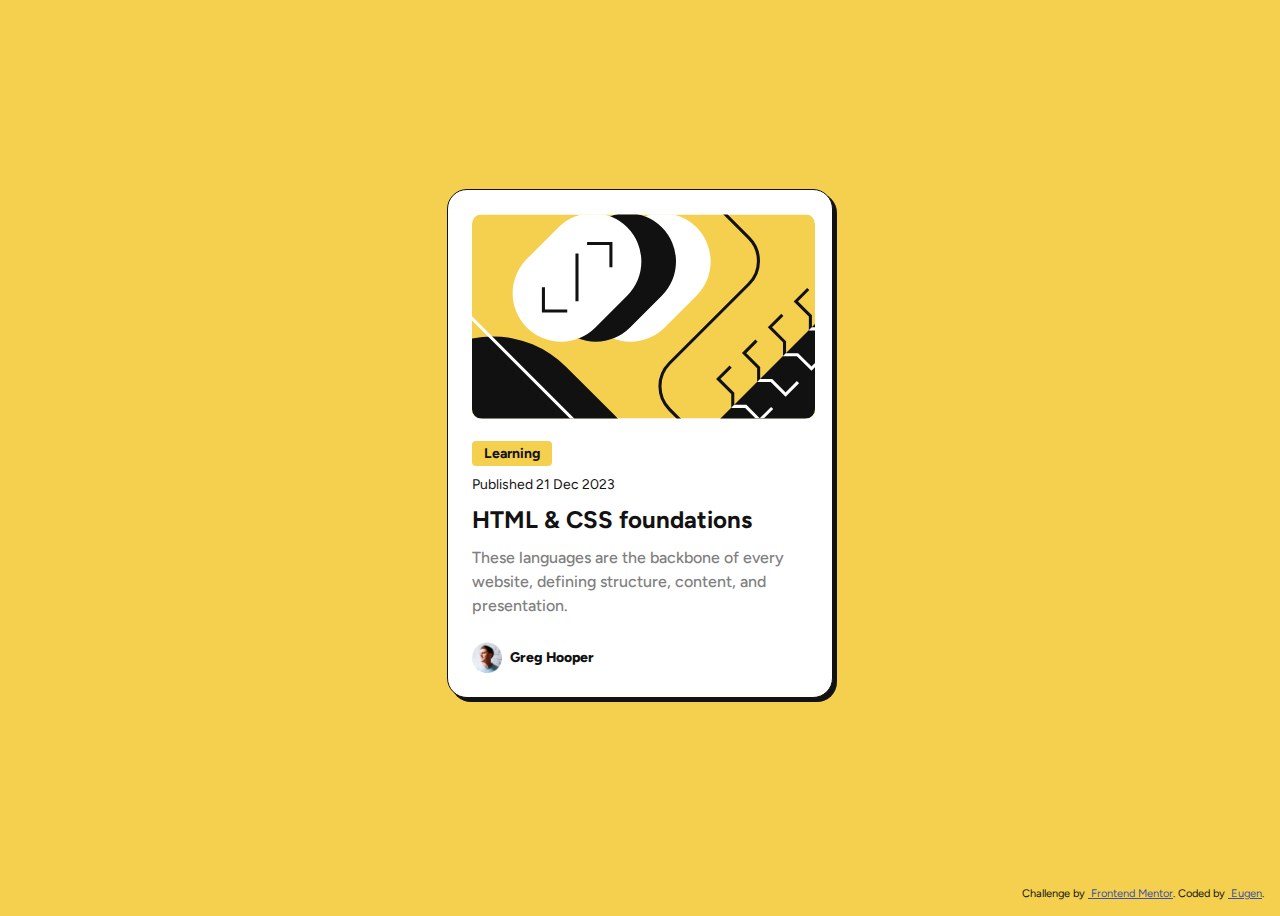
<file: index.html>
<!DOCTYPE html>
<html lang="en">
<head>
  <meta charset="UTF-8">
  <meta name="viewport" content="width=device-width, initial-scale=1.0"> <!-- displays site properly based on user's device -->

  <link rel="icon" type="image/png" sizes="32x32" href="./assets/images/favicon-32x32.png">
  
  <title>Frontend Mentor | Blog preview card</title>

  <!-- Feel free to remove these styles or customise in your own stylesheet 👍 -->
  <style>
    .attribution { font-size: 11px; text-align: center; }
    .attribution a { color: hsl(228, 45%, 44%); }
  </style>
  <link rel="stylesheet" href="./style.css">
  <link rel="stylesheet" href="https://fonts.googleapis.com/css2?family=Figtree:wght@500;800&display=swap">
</head>
<body>

  <section class="main-screen">

    <div class="blog-card">
      <div class="featured-image">
        <img src="assets/images/illustration-article.svg" alt=" featured abstract image">
      </div>

      <div class="card-text-content">
        <h4 class="card-tag">Learning</h4>
        <p class="post-date">Published 21 Dec 2023</p>
        <h3 class="card-title"> HTML & CSS foundations</h3>
        <p class="card-description">  These languages are the backbone of every website, defining structure, content, and presentation.</p>
           
      </div>
      <div class="post-author">
        <img src="assets/images/image-avatar.webp" alt="author avatar" class="author-avatar">
        <p class="bold-text">  Greg Hooper</p>
      </div>

    </div>

    <div class="attribution">
      Challenge by <a href="https://www.frontendmentor.io?ref=challenge" target="_blank">&nbsp;Frontend Mentor</a>. 
      Coded by <a href="https://github.com/psdesignro ">&nbsp;Eugen</a>.
    </div>


  </section>
    

</body>
</html>
</file>
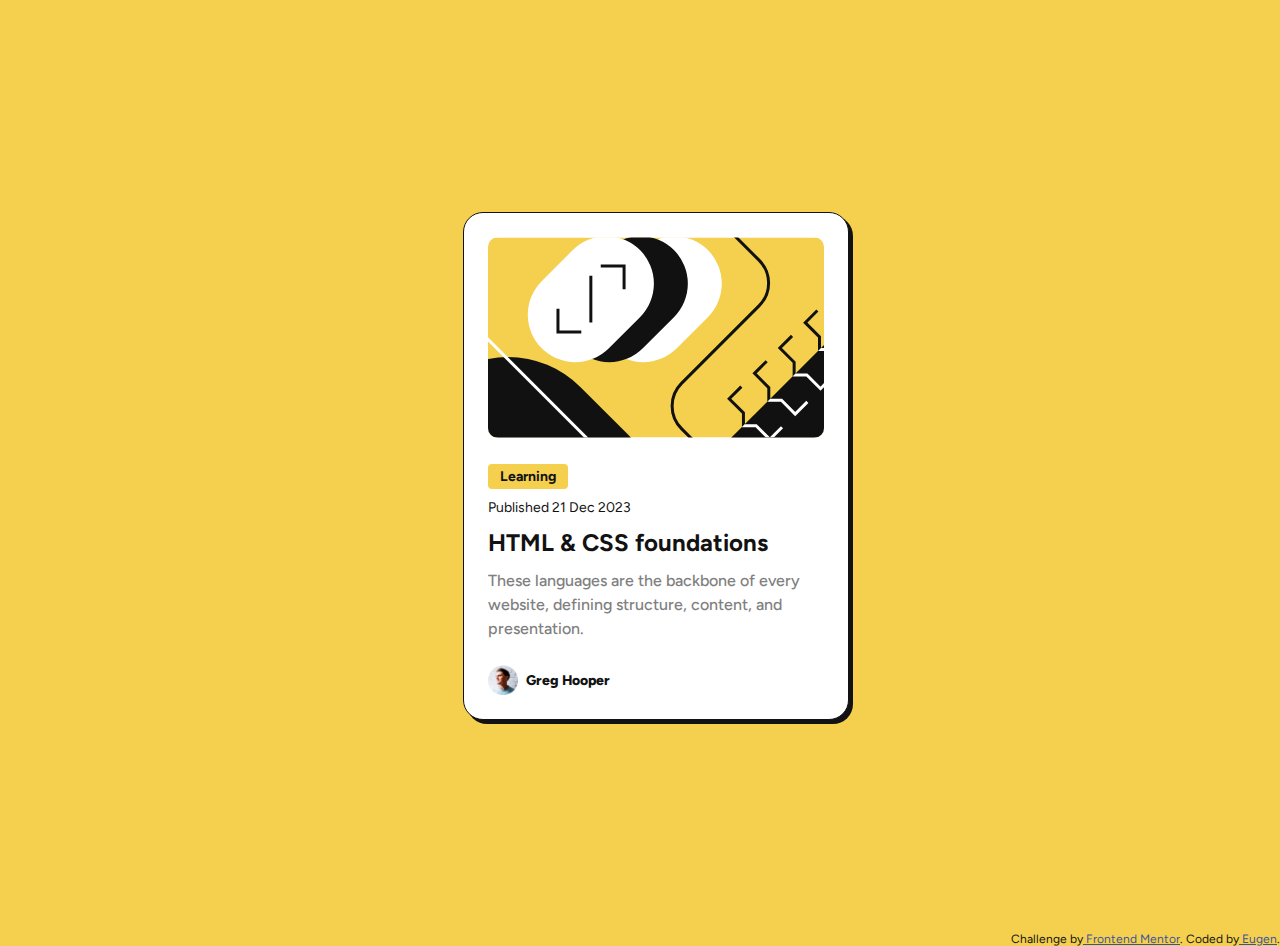
<file: blog-preview-card-main/index.html>
<!DOCTYPE html>
<html lang="en">
<head>
  <meta charset="UTF-8">
  <meta name="viewport" content="width=device-width, initial-scale=1.0"> <!-- displays site properly based on user's device -->

  <link rel="icon" type="image/png" sizes="32x32" href="./assets/images/favicon-32x32.png">
  
  <title>Frontend Mentor | Blog preview card</title>

  <!-- Feel free to remove these styles or customise in your own stylesheet 👍 -->
  <style>
    .attribution { font-size: 11px; text-align: center; }
    .attribution a { color: hsl(228, 45%, 44%); }
  </style>
  <link rel="stylesheet" href="./style.css">
  <link rel="stylesheet" href="https://fonts.googleapis.com/css2?family=Figtree:wght@500;800&display=swap">
</head>
<body>

  <section class="main-screen">

    <div class="blog-card">
      <div class="featured-image">
        <img src="assets/images/illustration-article.svg" alt=" featured abstract image">
      </div>

      <div class="card-text-content">
        <h4 class="card-tag">Learning</h4>
        <p class="post-date">Published 21 Dec 2023</p>
        <h3 class="card-title"> HTML & CSS foundations</h3>
        <p class="card-description">  These languages are the backbone of every website, defining structure, content, and presentation.</p>
           
      </div>
      <div class="post-author">
        <img src="assets/images/image-avatar.webp" alt="author avatar" class="author-avatar">
        <p class="bold-text">  Greg Hooper</p>
      </div>

    </div>


  </section>
    
  <section class="footer">
    <div class="attribution">
      Challenge by <a href="https://www.frontendmentor.io?ref=challenge" target="_blank">&nbsp;Frontend Mentor</a>. 
      Coded by <a href="https://github.com/psdesignro ">&nbsp;Eugen</a>.
    </div>
  </section>
</body>
</html>
</file>
<file: style.css>
/* Declare color variables */
:root {
    --accent-color: hsl(47, 88%, 63%);
    --heading-color: hsl(0, 0%, 7%);
    --body-color: hsl(0, 0%, 50%);
    --neutral-0: hsl(0, 0%, 100%);

    --fs-heading: clamp(1.25rem, 1vw + 1rem, 1.5rem);
    --fs-body: clamp(0.875rem, 0.5vw + 0.75rem, 1rem);
    --fs-small: clamp(0.75rem, 0.5vw + 0.5rem, 0.875rem);
    --fs-small-fixed: 0.875rem;
}


*{
    margin:0;
    color: var(--heading-color);
}

body{
 
    font-family: 'Figtree', sans-serif;
    font-size: 16px;
   
}

.main-screen{
    background-color: var(--accent-color);
    
    display: flex;
    flex-direction: column;
    height: 100vh;
    justify-content: center;
    align-items: center;
    padding-top: 1rem;
 
    
     
}


.blog-card{
    max-width: 336px;
    max-height: 480px;
    background-color: var(--neutral-0);
    padding: 24px;
    border: 1px solid var(--heading-color);
    border-radius: 20px;
    box-shadow: 4px 4px var(--heading-color);
    display: flex;
    flex-direction: column;
    gap: 24px;
    margin: auto;
   
}

.blog-card:hover{
    box-shadow: 8px 8px var(--heading-color);
    transition: ease-in-out 300ms;

}

.featured-image img{
    border-radius: 10px;
    object-fit: cover;
    height: 100%;
}


.card-text-content h4.card-tag{
    display:inline;
    line-height: 150%;
    padding: 4px 12px;
    background-color: var(--accent-color);
    border-radius: 4px;
    font-size: var(--fs-small);
    
}

.post-date{
    margin: 12px 0;
    font-size: var(--fs-small);
}

.card-title{
    margin-bottom: 12px;
    font-size: var(--fs-heading);
}

.card-title:hover{
    transition: ease-in-out 300ms;
    color: var(--accent-color);

}

.card-description{
    font-weight: 500;
    color: var(--body-color);
    line-height: 150%;
    font-size: 1rem;
    font-size: var(--fs-body);
}

.post-author{
    display: inline-flex;
    gap: 8px;
    align-items: center;
    font-size: var(--fs-small-fixed);
}

.author-avatar{
    width: 30px;
    height: auto;
}

p.bold-text {
    color: var(--heading-color);
    font-weight: 800;
}

.attribution{
    align-self: flex-end;
    margin-left: auto;
    padding: 16px;
     
    background-color: var(--accent-color);
 
}
</file>
<file: blog-preview-card-main/style.css>
/* Declare color variables */
:root {
    --accent-color: hsl(47, 88%, 63%);
    --heading-color: hsl(0, 0%, 7%);
    --body-color: hsl(0, 0%, 50%);
    --neutral-0: hsl(0, 0%, 100%);

    --fs-heading: clamp(1.25rem, 1vw + 1rem, 1.5rem);
    --fs-body: clamp(0.875rem, 0.5vw + 0.75rem, 1rem);
    --fs-small: clamp(0.75rem, 0.5vw + 0.5rem, 0.875rem);
    --fs-small-fixed: 0.875rem;
}


*{
    margin:0;
    color: var(--heading-color);
}

body{
    height: 100%;
    width: 100%;
    /* overflow: hidden; */
    font-family: 'Figtree', sans-serif;
    font-size: 16px;
}

.main-screen{
    background-color: var(--accent-color);
    width: 100vw;
    height: 100vh ;
    display: flex;
    justify-content: center;
    align-items: center;
    overflow: hidden;
    padding: 16px;
    margin: 0 auto;
  
 
}


.blog-card{
    max-width: 336px;
    max-height: 480px;
    background-color: var(--neutral-0);
    padding: 24px;
    border: 1px solid var(--heading-color);
    border-radius: 20px;
    box-shadow: 4px 4px var(--heading-color);
    display: flex;
    flex-direction: column;
    gap: 24px;
   
}

.blog-card:hover{
    box-shadow: 8px 8px var(--heading-color);
    transition: ease-in-out 300ms;

}

.featured-image img{
    border-radius: 10px;
    object-fit: cover;
    height: 100%;
}


.card-text-content h4.card-tag{
    display:inline;
    line-height: 150%;
    padding: 4px 12px;
    background-color: var(--accent-color);
    border-radius: 4px;
    font-size: var(--fs-small);
    
}

.post-date{
    margin: 12px 0;
    font-size: var(--fs-small);
}

.card-title{
    margin-bottom: 12px;
    font-size: var(--fs-heading);
}

.card-title:hover{
    transition: ease-in-out 300ms;
    color: var(--accent-color);

}

.card-description{
    font-weight: 500;
    color: var(--body-color);
    line-height: 150%;
    font-size: 1rem;
    font-size: var(--fs-body);
}

.post-author{
    display: inline-flex;
    gap: 8px;
    align-items: center;
    font-size: var(--fs-small-fixed);
}

.author-avatar{
    width: 30px;
    height: auto;
}

p.bold-text {
    color: var(--heading-color);
    font-weight: 800;
}

.attribution{
    display: flex;
    width: 100vw;
    justify-content: flex-end;
    font-size: 12px;
     
    background-color: var(--accent-color);
 
}
</file>
